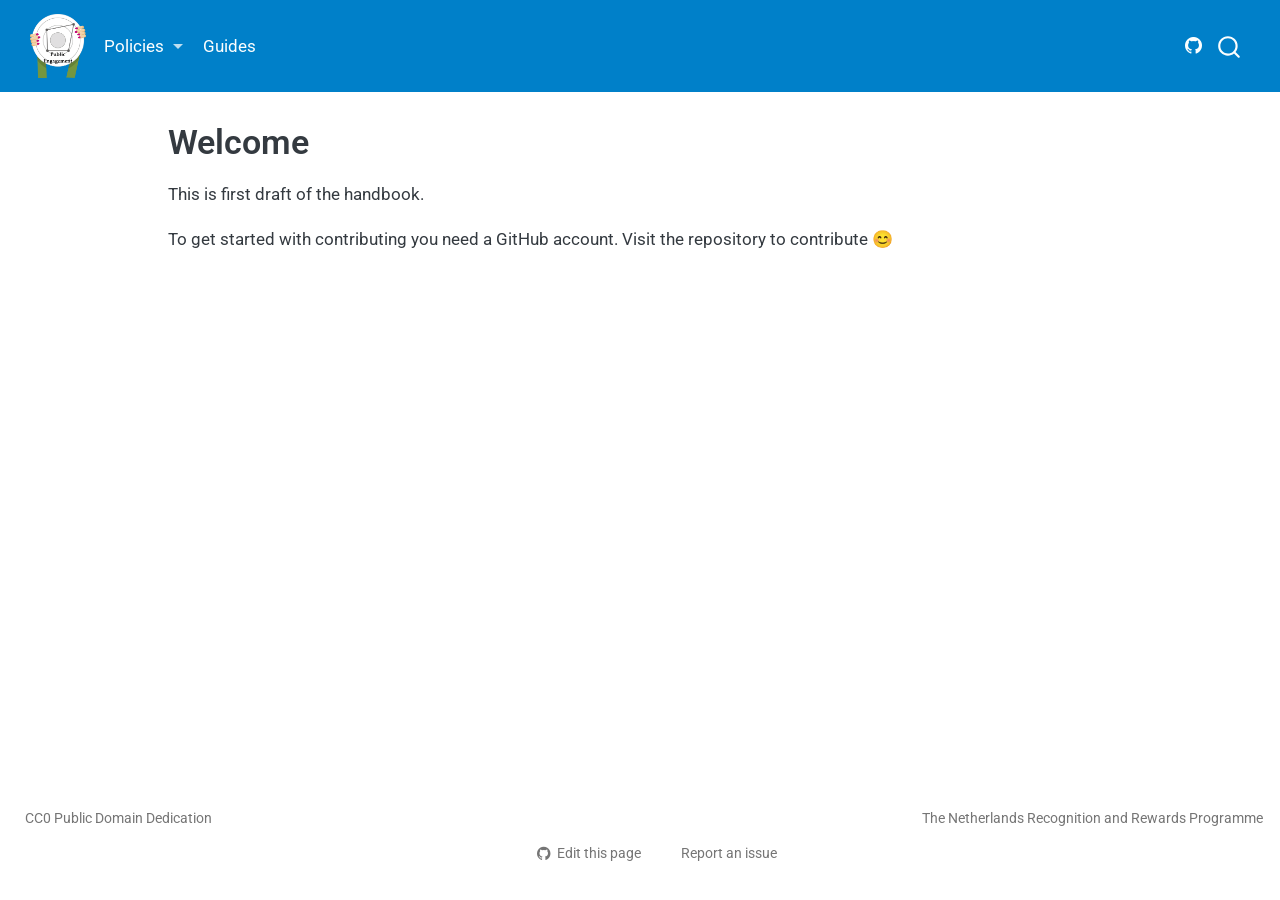
<file: index.html>
<!DOCTYPE html>
<html xmlns="http://www.w3.org/1999/xhtml" lang="en" xml:lang="en"><head>

<meta charset="utf-8">
<meta name="generator" content="quarto-1.9.36">

<meta name="viewport" content="width=device-width, initial-scale=1.0, user-scalable=yes">


<title>Welcome – Handbook of Recognition and Rewards</title>
<style>
/* Default styles provided by pandoc.
** See https://pandoc.org/MANUAL.html#variables-for-html for config info.
*/
code{white-space: pre-wrap;}
span.smallcaps{font-variant: small-caps;}
div.columns{display: flex; gap: min(4vw, 1.5em);}
div.column{flex: auto; overflow-x: auto;}
div.hanging-indent{margin-left: 1.5em; text-indent: -1.5em;}
ul.task-list{list-style: none;}
ul.task-list li input[type="checkbox"] {
  width: 0.8em;
  margin: 0 0.8em 0.2em -1em; /* quarto-specific, see https://github.com/quarto-dev/quarto-cli/issues/4556 */ 
  vertical-align: middle;
}
</style>


<script src="site_libs/quarto-nav/quarto-nav.js"></script>
<script src="site_libs/quarto-nav/headroom.min.js"></script>
<script src="site_libs/clipboard/clipboard.min.js"></script>
<script src="site_libs/quarto-search/autocomplete.umd.js"></script>
<script src="site_libs/quarto-search/fuse.min.js"></script>
<script src="site_libs/quarto-search/quarto-search.js"></script>
<meta name="quarto:offset" content="./">
<link href="./public/favicon.png" rel="icon" type="image/png">
<script src="site_libs/quarto-html/quarto.js" type="module"></script>
<script src="site_libs/quarto-html/tabsets/tabsets.js" type="module"></script>
<script src="site_libs/quarto-html/popper.min.js"></script>
<script src="site_libs/quarto-html/tippy.umd.min.js"></script>
<script src="site_libs/quarto-html/anchor.min.js"></script>
<link href="site_libs/quarto-html/tippy.css" rel="stylesheet">
<link href="site_libs/quarto-html/quarto-syntax-highlighting-845c23b38eaddc0f92fda52bfe77a8c8.css" rel="stylesheet" id="quarto-text-highlighting-styles">
<script src="site_libs/bootstrap/bootstrap.min.js"></script>
<link href="site_libs/bootstrap/bootstrap-icons.css" rel="stylesheet">
<link href="site_libs/bootstrap/bootstrap-60f2d219795273d36d7ece9634d69903.min.css" rel="stylesheet" append-hash="true" id="quarto-bootstrap" data-mode="light">
<script id="quarto-search-options" type="application/json">{
  "location": "navbar",
  "copy-button": false,
  "collapse-after": 3,
  "panel-placement": "end",
  "type": "overlay",
  "limit": 50,
  "keyboard-shortcut": [
    "f",
    "/",
    "s"
  ],
  "show-item-context": false,
  "language": {
    "search-no-results-text": "No results",
    "search-matching-documents-text": "matching documents",
    "search-copy-link-title": "Copy link to search",
    "search-hide-matches-text": "Hide additional matches",
    "search-more-match-text": "more match in this document",
    "search-more-matches-text": "more matches in this document",
    "search-clear-button-title": "Clear",
    "search-text-placeholder": "",
    "search-detached-cancel-button-title": "Cancel",
    "search-submit-button-title": "Submit",
    "search-label": "Search"
  }
}</script>


</head>

<body class="nav-fixed quarto-light">

<div id="quarto-search-results"></div>
  <header id="quarto-header" class="headroom fixed-top">
    <nav class="navbar navbar-expand-lg " data-bs-theme="dark">
      <div class="navbar-container container-fluid">
      <div class="navbar-brand-container mx-auto">
    <a href="./index.html" class="navbar-brand navbar-brand-logo">
    <img src="./public/RR_handbook_PublicEngagement_logo.png" alt="UNL-RR-PublicEngagement" class="navbar-logo light-content">
    <img src="./public/RR_handbook_PublicEngagement_logo.png" alt="UNL-RR-PublicEngagement" class="navbar-logo dark-content">
    </a>
  </div>
            <div id="quarto-search" class="" title="Search"></div>
          <button class="navbar-toggler" type="button" data-bs-toggle="collapse" data-bs-target="#navbarCollapse" aria-controls="navbarCollapse" role="menu" aria-expanded="false" aria-label="Toggle navigation" onclick="if (window.quartoToggleHeadroom) { window.quartoToggleHeadroom(); }">
  <span class="navbar-toggler-icon"></span>
</button>
          <div class="collapse navbar-collapse" id="navbarCollapse">
            <ul class="navbar-nav navbar-nav-scroll me-auto">
  <li class="nav-item dropdown ">
    <a class="nav-link dropdown-toggle" href="#" id="nav-menu-policies" role="link" data-bs-toggle="dropdown" aria-expanded="false">
 <span class="menu-text">Policies</span>
    </a>
    <ul class="dropdown-menu" aria-labelledby="nav-menu-policies">    
        <li>
    <a class="dropdown-item" href="./all_universities.qmd">
 <span class="dropdown-text">All</span></a>
  </li>  
    </ul>
  </li>
  <li class="nav-item">
    <a class="nav-link" href="./recommendation.html"> 
<span class="menu-text">Guides</span></a>
  </li>  
</ul>
          </div> <!-- /navcollapse -->
            <div class="quarto-navbar-tools">
    <a href="https://github.com/Awesome-Recognition-and-Rewards/public_engagement_roles" title="Handbook of Recognition and Rewards for Public Engagement Practices" class="quarto-navigation-tool px-1" aria-label="Handbook of Recognition and Rewards for Public Engagement Practices"><i class="bi bi-github"></i></a>
</div>
      </div> <!-- /container-fluid -->
    </nav>
</header>
<!-- content -->
<div id="quarto-content" class="quarto-container page-columns page-rows-contents page-layout-article page-navbar">
<!-- sidebar -->
<!-- margin-sidebar -->
    <div id="quarto-margin-sidebar" class="sidebar margin-sidebar zindex-bottom">
        
    </div>
<!-- main -->
<main class="content" id="quarto-document-content">

<header id="title-block-header" class="quarto-title-block default">
<div class="quarto-title">
<h1 class="title">Welcome</h1>
</div>



<div class="quarto-title-meta">

    
  
    
  </div>
  


</header>


<p>This is first draft of the handbook.</p>
<p>To get started with contributing you need a GitHub account. Visit the repository to contribute 😊</p>



</main> <!-- /main -->
<script id="quarto-html-after-body" type="application/javascript">
  window.document.addEventListener("DOMContentLoaded", function (event) {
    const icon = "";
    const anchorJS = new window.AnchorJS();
    anchorJS.options = {
      placement: 'right',
      icon: icon
    };
    anchorJS.add('.anchored');
    const isCodeAnnotation = (el) => {
      for (const clz of el.classList) {
        if (clz.startsWith('code-annotation-')) {                     
          return true;
        }
      }
      return false;
    }
    const onCopySuccess = function(e) {
      // button target
      const button = e.trigger;
      // don't keep focus
      button.blur();
      // flash "checked"
      button.classList.add('code-copy-button-checked');
      var currentTitle = button.getAttribute("title");
      button.setAttribute("title", "Copied!");
      let tooltip;
      if (window.bootstrap) {
        button.setAttribute("data-bs-toggle", "tooltip");
        button.setAttribute("data-bs-placement", "left");
        button.setAttribute("data-bs-title", "Copied!");
        tooltip = new bootstrap.Tooltip(button, 
          { trigger: "manual", 
            customClass: "code-copy-button-tooltip",
            offset: [0, -8]});
        tooltip.show();    
      }
      setTimeout(function() {
        if (tooltip) {
          tooltip.hide();
          button.removeAttribute("data-bs-title");
          button.removeAttribute("data-bs-toggle");
          button.removeAttribute("data-bs-placement");
        }
        button.setAttribute("title", currentTitle);
        button.classList.remove('code-copy-button-checked');
      }, 1000);
      // clear code selection
      e.clearSelection();
    }
    const getTextToCopy = function(trigger) {
      const outerScaffold = trigger.parentElement.cloneNode(true);
      const codeEl = outerScaffold.querySelector('code');
      for (const childEl of codeEl.children) {
        if (isCodeAnnotation(childEl)) {
          childEl.remove();
        }
      }
      return codeEl.innerText;
    }
    const clipboard = new window.ClipboardJS('.code-copy-button:not([data-in-quarto-modal])', {
      text: getTextToCopy
    });
    clipboard.on('success', onCopySuccess);
    if (window.document.getElementById('quarto-embedded-source-code-modal')) {
      const clipboardModal = new window.ClipboardJS('.code-copy-button[data-in-quarto-modal]', {
        text: getTextToCopy,
        container: window.document.getElementById('quarto-embedded-source-code-modal')
      });
      clipboardModal.on('success', onCopySuccess);
    }
      var localhostRegex = new RegExp(/^(?:http|https):\/\/localhost\:?[0-9]*\//);
      var mailtoRegex = new RegExp(/^mailto:/);
        var filterRegex = new RegExp("https:\/\/Awesome-Recognition-and-Rewards\.github\.io\/public_engagement_roles");
      var isInternal = (href) => {
          return filterRegex.test(href) || localhostRegex.test(href) || mailtoRegex.test(href);
      }
      // Inspect non-navigation links and adorn them if external
     var links = window.document.querySelectorAll('a[href]:not(.nav-link):not(.navbar-brand):not(.toc-action):not(.sidebar-link):not(.sidebar-item-toggle):not(.pagination-link):not(.no-external):not([aria-hidden]):not(.dropdown-item):not(.quarto-navigation-tool):not(.about-link)');
      for (var i=0; i<links.length; i++) {
        const link = links[i];
        if (!isInternal(link.href)) {
          // undo the damage that might have been done by quarto-nav.js in the case of
          // links that we want to consider external
          if (link.dataset.originalHref !== undefined) {
            link.href = link.dataset.originalHref;
          }
        }
      }
    function tippyHover(el, contentFn, onTriggerFn, onUntriggerFn) {
      const config = {
        allowHTML: true,
        maxWidth: 500,
        delay: 100,
        arrow: false,
        appendTo: function(el) {
            return el.parentElement;
        },
        interactive: true,
        interactiveBorder: 10,
        theme: 'quarto',
        placement: 'bottom-start',
      };
      if (contentFn) {
        config.content = contentFn;
      }
      if (onTriggerFn) {
        config.onTrigger = onTriggerFn;
      }
      if (onUntriggerFn) {
        config.onUntrigger = onUntriggerFn;
      }
      window.tippy(el, config); 
    }
    const noterefs = window.document.querySelectorAll('a[role="doc-noteref"]');
    for (var i=0; i<noterefs.length; i++) {
      const ref = noterefs[i];
      tippyHover(ref, function() {
        // use id or data attribute instead here
        let href = ref.getAttribute('data-footnote-href') || ref.getAttribute('href');
        try { href = new URL(href).hash; } catch {}
        const id = href.replace(/^#\/?/, "");
        const note = window.document.getElementById(id);
        if (note) {
          return note.innerHTML;
        } else {
          return "";
        }
      });
    }
    const xrefs = window.document.querySelectorAll('a.quarto-xref');
    const processXRef = (id, note) => {
      // Strip column container classes
      const stripColumnClz = (el) => {
        el.classList.remove("page-full", "page-columns");
        if (el.children) {
          for (const child of el.children) {
            stripColumnClz(child);
          }
        }
      }
      stripColumnClz(note)
      if (id === null || id.startsWith('sec-')) {
        // Special case sections, only their first couple elements
        const container = document.createElement("div");
        if (note.children && note.children.length > 2) {
          container.appendChild(note.children[0].cloneNode(true));
          for (let i = 1; i < note.children.length; i++) {
            const child = note.children[i];
            if (child.tagName === "P" && child.innerText === "") {
              continue;
            } else {
              container.appendChild(child.cloneNode(true));
              break;
            }
          }
          if (window.Quarto?.typesetMath) {
            window.Quarto.typesetMath(container);
          }
          return container.innerHTML
        } else {
          if (window.Quarto?.typesetMath) {
            window.Quarto.typesetMath(note);
          }
          return note.innerHTML;
        }
      } else {
        // Remove any anchor links if they are present
        const anchorLink = note.querySelector('a.anchorjs-link');
        if (anchorLink) {
          anchorLink.remove();
        }
        if (window.Quarto?.typesetMath) {
          window.Quarto.typesetMath(note);
        }
        if (note.classList.contains("callout")) {
          return note.outerHTML;
        } else {
          return note.innerHTML;
        }
      }
    }
    for (var i=0; i<xrefs.length; i++) {
      const xref = xrefs[i];
      tippyHover(xref, undefined, function(instance) {
        instance.disable();
        let url = xref.getAttribute('href');
        let hash = undefined; 
        if (url.startsWith('#')) {
          hash = url;
        } else {
          try { hash = new URL(url).hash; } catch {}
        }
        if (hash) {
          const id = hash.replace(/^#\/?/, "");
          const note = window.document.getElementById(id);
          if (note !== null) {
            try {
              const html = processXRef(id, note.cloneNode(true));
              instance.setContent(html);
            } finally {
              instance.enable();
              instance.show();
            }
          } else {
            // See if we can fetch this
            fetch(url.split('#')[0])
            .then(res => res.text())
            .then(html => {
              const parser = new DOMParser();
              const htmlDoc = parser.parseFromString(html, "text/html");
              const note = htmlDoc.getElementById(id);
              if (note !== null) {
                const html = processXRef(id, note);
                instance.setContent(html);
              } 
            }).finally(() => {
              instance.enable();
              instance.show();
            });
          }
        } else {
          // See if we can fetch a full url (with no hash to target)
          // This is a special case and we should probably do some content thinning / targeting
          fetch(url)
          .then(res => res.text())
          .then(html => {
            const parser = new DOMParser();
            const htmlDoc = parser.parseFromString(html, "text/html");
            const note = htmlDoc.querySelector('main.content');
            if (note !== null) {
              // This should only happen for chapter cross references
              // (since there is no id in the URL)
              // remove the first header
              if (note.children.length > 0 && note.children[0].tagName === "HEADER") {
                note.children[0].remove();
              }
              const html = processXRef(null, note);
              instance.setContent(html);
            } 
          }).finally(() => {
            instance.enable();
            instance.show();
          });
        }
      }, function(instance) {
      });
    }
        let selectedAnnoteEl;
        const selectorForAnnotation = ( cell, annotation) => {
          let cellAttr = 'data-code-cell="' + cell + '"';
          let lineAttr = 'data-code-annotation="' +  annotation + '"';
          const selector = 'span[' + cellAttr + '][' + lineAttr + ']';
          return selector;
        }
        const selectCodeLines = (annoteEl) => {
          const doc = window.document;
          const targetCell = annoteEl.getAttribute("data-target-cell");
          const targetAnnotation = annoteEl.getAttribute("data-target-annotation");
          const annoteSpan = window.document.querySelector(selectorForAnnotation(targetCell, targetAnnotation));
          const lines = annoteSpan.getAttribute("data-code-lines").split(",");
          const lineIds = lines.map((line) => {
            return targetCell + "-" + line;
          })
          let top = null;
          let height = null;
          let parent = null;
          if (lineIds.length > 0) {
              //compute the position of the single el (top and bottom and make a div)
              const el = window.document.getElementById(lineIds[0]);
              top = el.offsetTop;
              height = el.offsetHeight;
              parent = el.parentElement.parentElement;
            if (lineIds.length > 1) {
              const lastEl = window.document.getElementById(lineIds[lineIds.length - 1]);
              const bottom = lastEl.offsetTop + lastEl.offsetHeight;
              height = bottom - top;
            }
            if (top !== null && height !== null && parent !== null) {
              // cook up a div (if necessary) and position it 
              let div = window.document.getElementById("code-annotation-line-highlight");
              if (div === null) {
                div = window.document.createElement("div");
                div.setAttribute("id", "code-annotation-line-highlight");
                div.style.position = 'absolute';
                parent.appendChild(div);
              }
              div.style.top = top - 2 + "px";
              div.style.height = height + 4 + "px";
              div.style.left = 0;
              let gutterDiv = window.document.getElementById("code-annotation-line-highlight-gutter");
              if (gutterDiv === null) {
                gutterDiv = window.document.createElement("div");
                gutterDiv.setAttribute("id", "code-annotation-line-highlight-gutter");
                gutterDiv.style.position = 'absolute';
                const codeCell = window.document.getElementById(targetCell);
                const gutter = codeCell.querySelector('.code-annotation-gutter');
                gutter.appendChild(gutterDiv);
              }
              gutterDiv.style.top = top - 2 + "px";
              gutterDiv.style.height = height + 4 + "px";
            }
            selectedAnnoteEl = annoteEl;
          }
        };
        const unselectCodeLines = () => {
          const elementsIds = ["code-annotation-line-highlight", "code-annotation-line-highlight-gutter"];
          elementsIds.forEach((elId) => {
            const div = window.document.getElementById(elId);
            if (div) {
              div.remove();
            }
          });
          selectedAnnoteEl = undefined;
        };
          // Handle positioning of the toggle
      window.addEventListener(
        "resize",
        throttle(() => {
          elRect = undefined;
          if (selectedAnnoteEl) {
            selectCodeLines(selectedAnnoteEl);
          }
        }, 10)
      );
      function throttle(fn, ms) {
      let throttle = false;
      let timer;
        return (...args) => {
          if(!throttle) { // first call gets through
              fn.apply(this, args);
              throttle = true;
          } else { // all the others get throttled
              if(timer) clearTimeout(timer); // cancel #2
              timer = setTimeout(() => {
                fn.apply(this, args);
                timer = throttle = false;
              }, ms);
          }
        };
      }
        // Attach click handler to the DT
        const annoteDls = window.document.querySelectorAll('dt[data-target-cell]');
        for (const annoteDlNode of annoteDls) {
          annoteDlNode.addEventListener('click', (event) => {
            const clickedEl = event.target;
            if (clickedEl !== selectedAnnoteEl) {
              unselectCodeLines();
              const activeEl = window.document.querySelector('dt[data-target-cell].code-annotation-active');
              if (activeEl) {
                activeEl.classList.remove('code-annotation-active');
              }
              selectCodeLines(clickedEl);
              clickedEl.classList.add('code-annotation-active');
            } else {
              // Unselect the line
              unselectCodeLines();
              clickedEl.classList.remove('code-annotation-active');
            }
          });
        }
    const findCites = (el) => {
      const parentEl = el.parentElement;
      if (parentEl) {
        const cites = parentEl.dataset.cites;
        if (cites) {
          return {
            el,
            cites: cites.split(' ')
          };
        } else {
          return findCites(el.parentElement)
        }
      } else {
        return undefined;
      }
    };
    var bibliorefs = window.document.querySelectorAll('a[role="doc-biblioref"]');
    for (var i=0; i<bibliorefs.length; i++) {
      const ref = bibliorefs[i];
      const citeInfo = findCites(ref);
      if (citeInfo) {
        tippyHover(citeInfo.el, function() {
          var popup = window.document.createElement('div');
          citeInfo.cites.forEach(function(cite) {
            var citeDiv = window.document.createElement('div');
            citeDiv.classList.add('hanging-indent');
            citeDiv.classList.add('csl-entry');
            var biblioDiv = window.document.getElementById('ref-' + cite);
            if (biblioDiv) {
              citeDiv.innerHTML = biblioDiv.innerHTML;
            }
            popup.appendChild(citeDiv);
          });
          return popup.innerHTML;
        });
      }
    }
  });
  </script>
</div> <!-- /content -->
<footer class="footer">
  <div class="nav-footer">
    <div class="nav-footer-left">
      <ul class="footer-items list-unstyled">
    <li class="nav-item">
    <a class="nav-link" href="https://creativecommons.org/publicdomain/zero/1.0/legalcode">
<p>CC0 Public Domain Dedication</p>
</a>
  </li>  
</ul>
    </div>   
    <div class="nav-footer-center">
      &nbsp;
    <div class="toc-actions"><ul><li><a href="https://github.com/Awesome-Recognition-and-Rewards/public_engagement_roles/edit/main/index.qmd" class="toc-action"><i class="bi bi-github"></i>Edit this page</a></li><li><a href="https://github.com/Awesome-Recognition-and-Rewards/public_engagement_roles/issues/new/choose" class="toc-action"><i class="bi empty"></i>Report an issue</a></li></ul></div></div>
    <div class="nav-footer-right">
      <ul class="footer-items list-unstyled">
    <li class="nav-item">
 The Netherlands Recognition and Rewards Programme
  </li>  
</ul>
    </div>
  </div>
</footer>




</body></html>
</file>
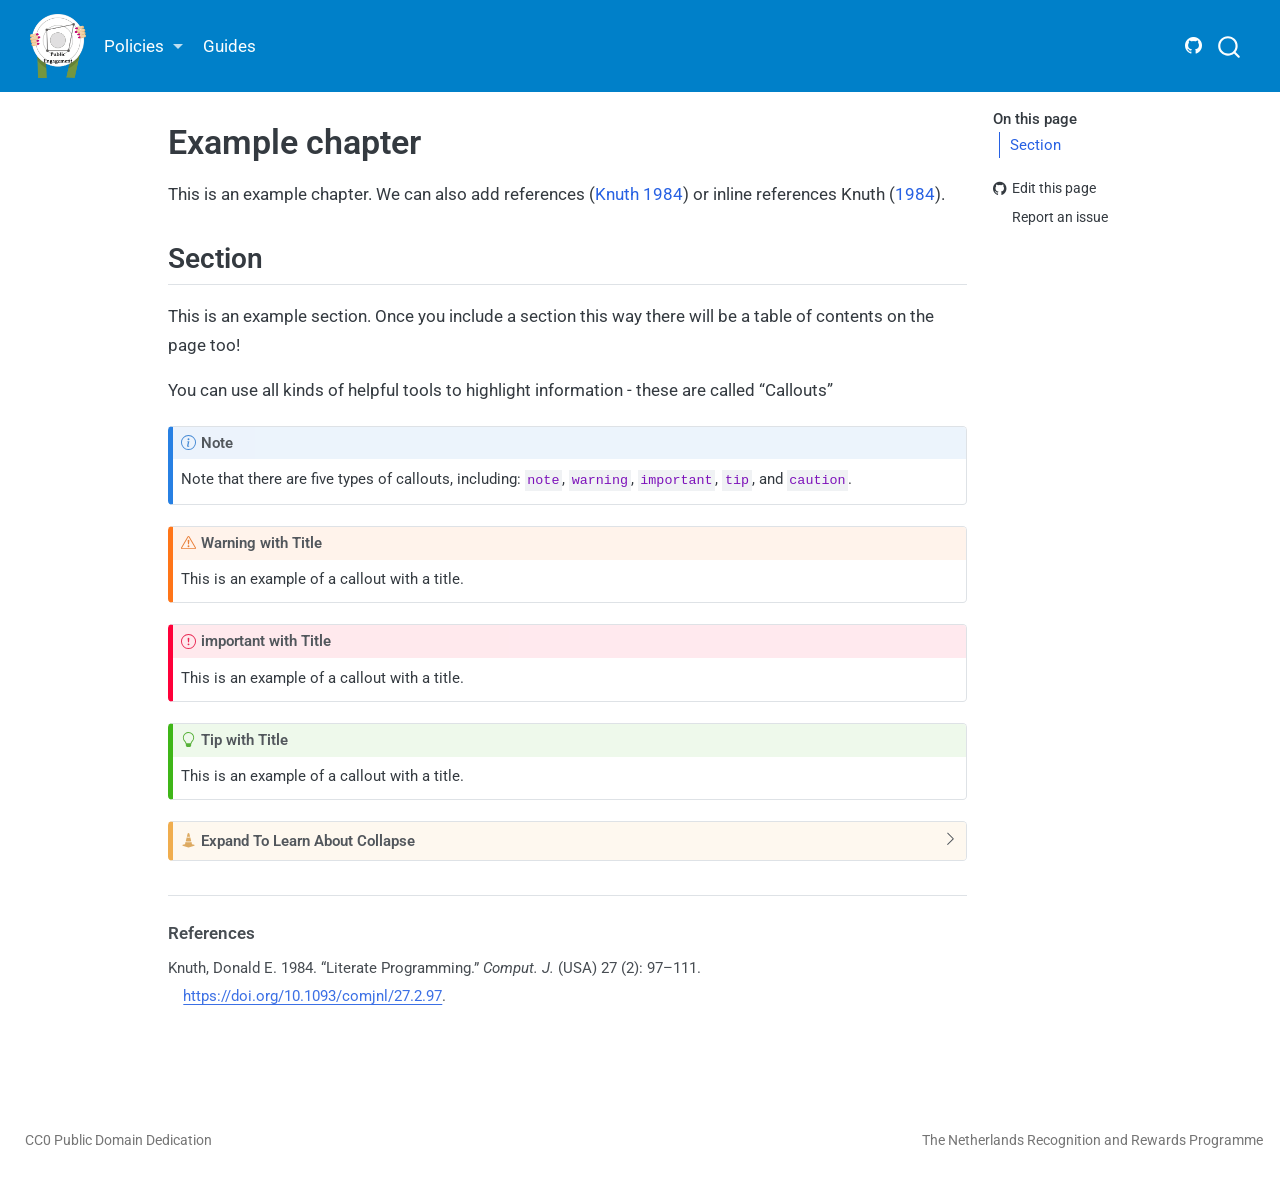
<file: chapters/all_universities.html>
<!DOCTYPE html>
<html xmlns="http://www.w3.org/1999/xhtml" lang="en" xml:lang="en"><head>

<meta charset="utf-8">
<meta name="generator" content="quarto-1.9.36">

<meta name="viewport" content="width=device-width, initial-scale=1.0, user-scalable=yes">


<title>Example chapter – Handbook of Recognition and Rewards</title>
<style>
/* Default styles provided by pandoc.
** See https://pandoc.org/MANUAL.html#variables-for-html for config info.
*/
code{white-space: pre-wrap;}
span.smallcaps{font-variant: small-caps;}
div.columns{display: flex; gap: min(4vw, 1.5em);}
div.column{flex: auto; overflow-x: auto;}
div.hanging-indent{margin-left: 1.5em; text-indent: -1.5em;}
ul.task-list{list-style: none;}
ul.task-list li input[type="checkbox"] {
  width: 0.8em;
  margin: 0 0.8em 0.2em -1em; /* quarto-specific, see https://github.com/quarto-dev/quarto-cli/issues/4556 */ 
  vertical-align: middle;
}
/* CSS for citations */
div.csl-bib-body { }
div.csl-entry {
  clear: both;
}
.hanging-indent div.csl-entry {
  margin-left:2em;
  text-indent:-2em;
}
div.csl-left-margin {
  min-width:2em;
  float:left;
}
div.csl-right-inline {
  margin-left:2em;
  padding-left:1em;
}
div.csl-indent {
  margin-left: 2em;
}</style>


<script src="../site_libs/quarto-nav/quarto-nav.js"></script>
<script src="../site_libs/quarto-nav/headroom.min.js"></script>
<script src="../site_libs/clipboard/clipboard.min.js"></script>
<script src="../site_libs/quarto-search/autocomplete.umd.js"></script>
<script src="../site_libs/quarto-search/fuse.min.js"></script>
<script src="../site_libs/quarto-search/quarto-search.js"></script>
<meta name="quarto:offset" content="../">
<link href="../public/favicon.png" rel="icon" type="image/png">
<script src="../site_libs/quarto-html/quarto.js" type="module"></script>
<script src="../site_libs/quarto-html/tabsets/tabsets.js" type="module"></script>
<script src="../site_libs/quarto-html/popper.min.js"></script>
<script src="../site_libs/quarto-html/tippy.umd.min.js"></script>
<script src="../site_libs/quarto-html/anchor.min.js"></script>
<link href="../site_libs/quarto-html/tippy.css" rel="stylesheet">
<link href="../site_libs/quarto-html/quarto-syntax-highlighting-845c23b38eaddc0f92fda52bfe77a8c8.css" rel="stylesheet" id="quarto-text-highlighting-styles">
<script src="../site_libs/bootstrap/bootstrap.min.js"></script>
<link href="../site_libs/bootstrap/bootstrap-icons.css" rel="stylesheet">
<link href="../site_libs/bootstrap/bootstrap-60f2d219795273d36d7ece9634d69903.min.css" rel="stylesheet" append-hash="true" id="quarto-bootstrap" data-mode="light">
<script id="quarto-search-options" type="application/json">{
  "location": "navbar",
  "copy-button": false,
  "collapse-after": 3,
  "panel-placement": "end",
  "type": "overlay",
  "limit": 50,
  "keyboard-shortcut": [
    "f",
    "/",
    "s"
  ],
  "show-item-context": false,
  "language": {
    "search-no-results-text": "No results",
    "search-matching-documents-text": "matching documents",
    "search-copy-link-title": "Copy link to search",
    "search-hide-matches-text": "Hide additional matches",
    "search-more-match-text": "more match in this document",
    "search-more-matches-text": "more matches in this document",
    "search-clear-button-title": "Clear",
    "search-text-placeholder": "",
    "search-detached-cancel-button-title": "Cancel",
    "search-submit-button-title": "Submit",
    "search-label": "Search"
  }
}</script>


</head>

<body class="nav-fixed quarto-light">

<div id="quarto-search-results"></div>
  <header id="quarto-header" class="headroom fixed-top">
    <nav class="navbar navbar-expand-lg " data-bs-theme="dark">
      <div class="navbar-container container-fluid">
      <div class="navbar-brand-container mx-auto">
    <a href="../index.html" class="navbar-brand navbar-brand-logo">
    <img src="../public/RR_handbook_PublicEngagement_logo.png" alt="UNL-RR-PublicEngagement" class="navbar-logo light-content">
    <img src="../public/RR_handbook_PublicEngagement_logo.png" alt="UNL-RR-PublicEngagement" class="navbar-logo dark-content">
    </a>
  </div>
            <div id="quarto-search" class="" title="Search"></div>
          <button class="navbar-toggler" type="button" data-bs-toggle="collapse" data-bs-target="#navbarCollapse" aria-controls="navbarCollapse" role="menu" aria-expanded="false" aria-label="Toggle navigation" onclick="if (window.quartoToggleHeadroom) { window.quartoToggleHeadroom(); }">
  <span class="navbar-toggler-icon"></span>
</button>
          <div class="collapse navbar-collapse" id="navbarCollapse">
            <ul class="navbar-nav navbar-nav-scroll me-auto">
  <li class="nav-item dropdown ">
    <a class="nav-link dropdown-toggle" href="#" id="nav-menu-policies" role="link" data-bs-toggle="dropdown" aria-expanded="false">
 <span class="menu-text">Policies</span>
    </a>
    <ul class="dropdown-menu" aria-labelledby="nav-menu-policies">    
        <li>
    <a class="dropdown-item" href="../all_universities.qmd">
 <span class="dropdown-text">All</span></a>
  </li>  
    </ul>
  </li>
  <li class="nav-item">
    <a class="nav-link" href="../recommendation.html"> 
<span class="menu-text">Guides</span></a>
  </li>  
</ul>
          </div> <!-- /navcollapse -->
            <div class="quarto-navbar-tools">
    <a href="https://github.com/Awesome-Recognition-and-Rewards/public_engagement_roles" title="Handbook of Recognition and Rewards for Public Engagement Practices" class="quarto-navigation-tool px-1" aria-label="Handbook of Recognition and Rewards for Public Engagement Practices"><i class="bi bi-github"></i></a>
</div>
      </div> <!-- /container-fluid -->
    </nav>
</header>
<!-- content -->
<div id="quarto-content" class="quarto-container page-columns page-rows-contents page-layout-article page-navbar">
<!-- sidebar -->
<!-- margin-sidebar -->
    <div id="quarto-margin-sidebar" class="sidebar margin-sidebar">
        <nav id="TOC" role="doc-toc" class="toc-active">
    <h2 id="toc-title">On this page</h2>
   
  <ul>
  <li><a href="#section" id="toc-section" class="nav-link active" data-scroll-target="#section">Section</a></li>
  </ul>
<div class="toc-actions"><ul><li><a href="https://github.com/Awesome-Recognition-and-Rewards/public_engagement_roles/edit/main/chapters/all_universities.qmd" class="toc-action"><i class="bi bi-github"></i>Edit this page</a></li><li><a href="https://github.com/Awesome-Recognition-and-Rewards/public_engagement_roles/issues/new/choose" class="toc-action"><i class="bi empty"></i>Report an issue</a></li></ul></div></nav>
    </div>
<!-- main -->
<main class="content" id="quarto-document-content">

<header id="title-block-header" class="quarto-title-block default">
<div class="quarto-title">
<h1 class="title">Example chapter</h1>
</div>



<div class="quarto-title-meta">

    
  
    
  </div>
  


</header>


<p>This is an example chapter. We can also add references <span class="citation" data-cites="knuth84">(<a href="#ref-knuth84" role="doc-biblioref">Knuth 1984</a>)</span> or inline references <span class="citation" data-cites="knuth84">Knuth (<a href="#ref-knuth84" role="doc-biblioref">1984</a>)</span>.</p>
<section id="section" class="level2">
<h2 class="anchored" data-anchor-id="section">Section</h2>
<p>This is an example section. Once you include a section this way there will be a table of contents on the page too!</p>
<p>You can use all kinds of helpful tools to highlight information - these are called “Callouts”</p>
<div class="callout callout-style-default callout-note callout-titled">
<div class="callout-header d-flex align-content-center">
<div class="callout-icon-container">
<i class="callout-icon"></i>
</div>
<div class="callout-title-container flex-fill">
Note
</div>
</div>
<div class="callout-body-container callout-body">
<p>Note that there are five types of callouts, including: <code>note</code>, <code>warning</code>, <code>important</code>, <code>tip</code>, and <code>caution</code>.</p>
</div>
</div>
<div class="callout callout-style-default callout-warning callout-titled">
<div class="callout-header d-flex align-content-center">
<div class="callout-icon-container">
<i class="callout-icon"></i>
</div>
<div class="callout-title-container flex-fill">
<span class="screen-reader-only">Warning</span>Warning with Title
</div>
</div>
<div class="callout-body-container callout-body">
<p>This is an example of a callout with a title.</p>
</div>
</div>
<div class="callout callout-style-default callout-important callout-titled">
<div class="callout-header d-flex align-content-center">
<div class="callout-icon-container">
<i class="callout-icon"></i>
</div>
<div class="callout-title-container flex-fill">
<span class="screen-reader-only">Important</span>important with Title
</div>
</div>
<div class="callout-body-container callout-body">
<p>This is an example of a callout with a title.</p>
</div>
</div>
<div class="callout callout-style-default callout-tip callout-titled">
<div class="callout-header d-flex align-content-center">
<div class="callout-icon-container">
<i class="callout-icon"></i>
</div>
<div class="callout-title-container flex-fill">
<span class="screen-reader-only">Tip</span>Tip with Title
</div>
</div>
<div class="callout-body-container callout-body">
<p>This is an example of a callout with a title.</p>
</div>
</div>
<div class="callout callout-style-default callout-caution callout-titled">
<div class="callout-header d-flex align-content-center collapsed" data-bs-toggle="collapse" data-bs-target=".callout-5-contents" aria-controls="callout-5" aria-expanded="false" aria-label="Toggle callout">
<div class="callout-icon-container">
<i class="callout-icon"></i>
</div>
<div class="callout-title-container flex-fill">
<span class="screen-reader-only">Caution</span>Expand To Learn About Collapse
</div>
<div class="callout-btn-toggle d-inline-block border-0 py-1 ps-1 pe-0 float-end"><i class="callout-toggle"></i></div>
</div>
<div id="callout-5" class="callout-5-contents callout-collapse collapse">
<div class="callout-body-container callout-body">
<p>This is an example of a ‘folded’ caution callout that can be expanded by the user. You can use <code>collapse="true"</code> to collapse it by default or <code>collapse="false"</code> to make a collapsible callout that is expanded by default.</p>
</div>
</div>
</div>



</section>

<div id="quarto-appendix" class="default"><section class="quarto-appendix-contents" role="doc-bibliography" id="quarto-bibliography"><h2 class="anchored quarto-appendix-heading">References</h2><div id="refs" class="references csl-bib-body hanging-indent" role="list">
<div id="ref-knuth84" class="csl-entry" role="listitem">
Knuth, Donald E. 1984. <span>“Literate Programming.”</span> <em>Comput. J.</em> (USA) 27 (2): 97–111. <a href="https://doi.org/10.1093/comjnl/27.2.97">https://doi.org/10.1093/comjnl/27.2.97</a>.
</div>
</div></section></div></main> <!-- /main -->
<script id="quarto-html-after-body" type="application/javascript">
  window.document.addEventListener("DOMContentLoaded", function (event) {
    const icon = "";
    const anchorJS = new window.AnchorJS();
    anchorJS.options = {
      placement: 'right',
      icon: icon
    };
    anchorJS.add('.anchored');
    const isCodeAnnotation = (el) => {
      for (const clz of el.classList) {
        if (clz.startsWith('code-annotation-')) {                     
          return true;
        }
      }
      return false;
    }
    const onCopySuccess = function(e) {
      // button target
      const button = e.trigger;
      // don't keep focus
      button.blur();
      // flash "checked"
      button.classList.add('code-copy-button-checked');
      var currentTitle = button.getAttribute("title");
      button.setAttribute("title", "Copied!");
      let tooltip;
      if (window.bootstrap) {
        button.setAttribute("data-bs-toggle", "tooltip");
        button.setAttribute("data-bs-placement", "left");
        button.setAttribute("data-bs-title", "Copied!");
        tooltip = new bootstrap.Tooltip(button, 
          { trigger: "manual", 
            customClass: "code-copy-button-tooltip",
            offset: [0, -8]});
        tooltip.show();    
      }
      setTimeout(function() {
        if (tooltip) {
          tooltip.hide();
          button.removeAttribute("data-bs-title");
          button.removeAttribute("data-bs-toggle");
          button.removeAttribute("data-bs-placement");
        }
        button.setAttribute("title", currentTitle);
        button.classList.remove('code-copy-button-checked');
      }, 1000);
      // clear code selection
      e.clearSelection();
    }
    const getTextToCopy = function(trigger) {
      const outerScaffold = trigger.parentElement.cloneNode(true);
      const codeEl = outerScaffold.querySelector('code');
      for (const childEl of codeEl.children) {
        if (isCodeAnnotation(childEl)) {
          childEl.remove();
        }
      }
      return codeEl.innerText;
    }
    const clipboard = new window.ClipboardJS('.code-copy-button:not([data-in-quarto-modal])', {
      text: getTextToCopy
    });
    clipboard.on('success', onCopySuccess);
    if (window.document.getElementById('quarto-embedded-source-code-modal')) {
      const clipboardModal = new window.ClipboardJS('.code-copy-button[data-in-quarto-modal]', {
        text: getTextToCopy,
        container: window.document.getElementById('quarto-embedded-source-code-modal')
      });
      clipboardModal.on('success', onCopySuccess);
    }
      var localhostRegex = new RegExp(/^(?:http|https):\/\/localhost\:?[0-9]*\//);
      var mailtoRegex = new RegExp(/^mailto:/);
        var filterRegex = new RegExp("https:\/\/Awesome-Recognition-and-Rewards\.github\.io\/public_engagement_roles");
      var isInternal = (href) => {
          return filterRegex.test(href) || localhostRegex.test(href) || mailtoRegex.test(href);
      }
      // Inspect non-navigation links and adorn them if external
     var links = window.document.querySelectorAll('a[href]:not(.nav-link):not(.navbar-brand):not(.toc-action):not(.sidebar-link):not(.sidebar-item-toggle):not(.pagination-link):not(.no-external):not([aria-hidden]):not(.dropdown-item):not(.quarto-navigation-tool):not(.about-link)');
      for (var i=0; i<links.length; i++) {
        const link = links[i];
        if (!isInternal(link.href)) {
          // undo the damage that might have been done by quarto-nav.js in the case of
          // links that we want to consider external
          if (link.dataset.originalHref !== undefined) {
            link.href = link.dataset.originalHref;
          }
        }
      }
    function tippyHover(el, contentFn, onTriggerFn, onUntriggerFn) {
      const config = {
        allowHTML: true,
        maxWidth: 500,
        delay: 100,
        arrow: false,
        appendTo: function(el) {
            return el.parentElement;
        },
        interactive: true,
        interactiveBorder: 10,
        theme: 'quarto',
        placement: 'bottom-start',
      };
      if (contentFn) {
        config.content = contentFn;
      }
      if (onTriggerFn) {
        config.onTrigger = onTriggerFn;
      }
      if (onUntriggerFn) {
        config.onUntrigger = onUntriggerFn;
      }
      window.tippy(el, config); 
    }
    const noterefs = window.document.querySelectorAll('a[role="doc-noteref"]');
    for (var i=0; i<noterefs.length; i++) {
      const ref = noterefs[i];
      tippyHover(ref, function() {
        // use id or data attribute instead here
        let href = ref.getAttribute('data-footnote-href') || ref.getAttribute('href');
        try { href = new URL(href).hash; } catch {}
        const id = href.replace(/^#\/?/, "");
        const note = window.document.getElementById(id);
        if (note) {
          return note.innerHTML;
        } else {
          return "";
        }
      });
    }
    const xrefs = window.document.querySelectorAll('a.quarto-xref');
    const processXRef = (id, note) => {
      // Strip column container classes
      const stripColumnClz = (el) => {
        el.classList.remove("page-full", "page-columns");
        if (el.children) {
          for (const child of el.children) {
            stripColumnClz(child);
          }
        }
      }
      stripColumnClz(note)
      if (id === null || id.startsWith('sec-')) {
        // Special case sections, only their first couple elements
        const container = document.createElement("div");
        if (note.children && note.children.length > 2) {
          container.appendChild(note.children[0].cloneNode(true));
          for (let i = 1; i < note.children.length; i++) {
            const child = note.children[i];
            if (child.tagName === "P" && child.innerText === "") {
              continue;
            } else {
              container.appendChild(child.cloneNode(true));
              break;
            }
          }
          if (window.Quarto?.typesetMath) {
            window.Quarto.typesetMath(container);
          }
          return container.innerHTML
        } else {
          if (window.Quarto?.typesetMath) {
            window.Quarto.typesetMath(note);
          }
          return note.innerHTML;
        }
      } else {
        // Remove any anchor links if they are present
        const anchorLink = note.querySelector('a.anchorjs-link');
        if (anchorLink) {
          anchorLink.remove();
        }
        if (window.Quarto?.typesetMath) {
          window.Quarto.typesetMath(note);
        }
        if (note.classList.contains("callout")) {
          return note.outerHTML;
        } else {
          return note.innerHTML;
        }
      }
    }
    for (var i=0; i<xrefs.length; i++) {
      const xref = xrefs[i];
      tippyHover(xref, undefined, function(instance) {
        instance.disable();
        let url = xref.getAttribute('href');
        let hash = undefined; 
        if (url.startsWith('#')) {
          hash = url;
        } else {
          try { hash = new URL(url).hash; } catch {}
        }
        if (hash) {
          const id = hash.replace(/^#\/?/, "");
          const note = window.document.getElementById(id);
          if (note !== null) {
            try {
              const html = processXRef(id, note.cloneNode(true));
              instance.setContent(html);
            } finally {
              instance.enable();
              instance.show();
            }
          } else {
            // See if we can fetch this
            fetch(url.split('#')[0])
            .then(res => res.text())
            .then(html => {
              const parser = new DOMParser();
              const htmlDoc = parser.parseFromString(html, "text/html");
              const note = htmlDoc.getElementById(id);
              if (note !== null) {
                const html = processXRef(id, note);
                instance.setContent(html);
              } 
            }).finally(() => {
              instance.enable();
              instance.show();
            });
          }
        } else {
          // See if we can fetch a full url (with no hash to target)
          // This is a special case and we should probably do some content thinning / targeting
          fetch(url)
          .then(res => res.text())
          .then(html => {
            const parser = new DOMParser();
            const htmlDoc = parser.parseFromString(html, "text/html");
            const note = htmlDoc.querySelector('main.content');
            if (note !== null) {
              // This should only happen for chapter cross references
              // (since there is no id in the URL)
              // remove the first header
              if (note.children.length > 0 && note.children[0].tagName === "HEADER") {
                note.children[0].remove();
              }
              const html = processXRef(null, note);
              instance.setContent(html);
            } 
          }).finally(() => {
            instance.enable();
            instance.show();
          });
        }
      }, function(instance) {
      });
    }
        let selectedAnnoteEl;
        const selectorForAnnotation = ( cell, annotation) => {
          let cellAttr = 'data-code-cell="' + cell + '"';
          let lineAttr = 'data-code-annotation="' +  annotation + '"';
          const selector = 'span[' + cellAttr + '][' + lineAttr + ']';
          return selector;
        }
        const selectCodeLines = (annoteEl) => {
          const doc = window.document;
          const targetCell = annoteEl.getAttribute("data-target-cell");
          const targetAnnotation = annoteEl.getAttribute("data-target-annotation");
          const annoteSpan = window.document.querySelector(selectorForAnnotation(targetCell, targetAnnotation));
          const lines = annoteSpan.getAttribute("data-code-lines").split(",");
          const lineIds = lines.map((line) => {
            return targetCell + "-" + line;
          })
          let top = null;
          let height = null;
          let parent = null;
          if (lineIds.length > 0) {
              //compute the position of the single el (top and bottom and make a div)
              const el = window.document.getElementById(lineIds[0]);
              top = el.offsetTop;
              height = el.offsetHeight;
              parent = el.parentElement.parentElement;
            if (lineIds.length > 1) {
              const lastEl = window.document.getElementById(lineIds[lineIds.length - 1]);
              const bottom = lastEl.offsetTop + lastEl.offsetHeight;
              height = bottom - top;
            }
            if (top !== null && height !== null && parent !== null) {
              // cook up a div (if necessary) and position it 
              let div = window.document.getElementById("code-annotation-line-highlight");
              if (div === null) {
                div = window.document.createElement("div");
                div.setAttribute("id", "code-annotation-line-highlight");
                div.style.position = 'absolute';
                parent.appendChild(div);
              }
              div.style.top = top - 2 + "px";
              div.style.height = height + 4 + "px";
              div.style.left = 0;
              let gutterDiv = window.document.getElementById("code-annotation-line-highlight-gutter");
              if (gutterDiv === null) {
                gutterDiv = window.document.createElement("div");
                gutterDiv.setAttribute("id", "code-annotation-line-highlight-gutter");
                gutterDiv.style.position = 'absolute';
                const codeCell = window.document.getElementById(targetCell);
                const gutter = codeCell.querySelector('.code-annotation-gutter');
                gutter.appendChild(gutterDiv);
              }
              gutterDiv.style.top = top - 2 + "px";
              gutterDiv.style.height = height + 4 + "px";
            }
            selectedAnnoteEl = annoteEl;
          }
        };
        const unselectCodeLines = () => {
          const elementsIds = ["code-annotation-line-highlight", "code-annotation-line-highlight-gutter"];
          elementsIds.forEach((elId) => {
            const div = window.document.getElementById(elId);
            if (div) {
              div.remove();
            }
          });
          selectedAnnoteEl = undefined;
        };
          // Handle positioning of the toggle
      window.addEventListener(
        "resize",
        throttle(() => {
          elRect = undefined;
          if (selectedAnnoteEl) {
            selectCodeLines(selectedAnnoteEl);
          }
        }, 10)
      );
      function throttle(fn, ms) {
      let throttle = false;
      let timer;
        return (...args) => {
          if(!throttle) { // first call gets through
              fn.apply(this, args);
              throttle = true;
          } else { // all the others get throttled
              if(timer) clearTimeout(timer); // cancel #2
              timer = setTimeout(() => {
                fn.apply(this, args);
                timer = throttle = false;
              }, ms);
          }
        };
      }
        // Attach click handler to the DT
        const annoteDls = window.document.querySelectorAll('dt[data-target-cell]');
        for (const annoteDlNode of annoteDls) {
          annoteDlNode.addEventListener('click', (event) => {
            const clickedEl = event.target;
            if (clickedEl !== selectedAnnoteEl) {
              unselectCodeLines();
              const activeEl = window.document.querySelector('dt[data-target-cell].code-annotation-active');
              if (activeEl) {
                activeEl.classList.remove('code-annotation-active');
              }
              selectCodeLines(clickedEl);
              clickedEl.classList.add('code-annotation-active');
            } else {
              // Unselect the line
              unselectCodeLines();
              clickedEl.classList.remove('code-annotation-active');
            }
          });
        }
    const findCites = (el) => {
      const parentEl = el.parentElement;
      if (parentEl) {
        const cites = parentEl.dataset.cites;
        if (cites) {
          return {
            el,
            cites: cites.split(' ')
          };
        } else {
          return findCites(el.parentElement)
        }
      } else {
        return undefined;
      }
    };
    var bibliorefs = window.document.querySelectorAll('a[role="doc-biblioref"]');
    for (var i=0; i<bibliorefs.length; i++) {
      const ref = bibliorefs[i];
      const citeInfo = findCites(ref);
      if (citeInfo) {
        tippyHover(citeInfo.el, function() {
          var popup = window.document.createElement('div');
          citeInfo.cites.forEach(function(cite) {
            var citeDiv = window.document.createElement('div');
            citeDiv.classList.add('hanging-indent');
            citeDiv.classList.add('csl-entry');
            var biblioDiv = window.document.getElementById('ref-' + cite);
            if (biblioDiv) {
              citeDiv.innerHTML = biblioDiv.innerHTML;
            }
            popup.appendChild(citeDiv);
          });
          return popup.innerHTML;
        });
      }
    }
  });
  </script>
</div> <!-- /content -->
<footer class="footer">
  <div class="nav-footer">
    <div class="nav-footer-left">
      <ul class="footer-items list-unstyled">
    <li class="nav-item">
    <a class="nav-link" href="https://creativecommons.org/publicdomain/zero/1.0/legalcode">
<p>CC0 Public Domain Dedication</p>
</a>
  </li>  
</ul>
    </div>   
    <div class="nav-footer-center">
      &nbsp;
    <div class="toc-actions d-sm-block d-md-none"><ul><li><a href="https://github.com/Awesome-Recognition-and-Rewards/public_engagement_roles/edit/main/chapters/all_universities.qmd" class="toc-action"><i class="bi bi-github"></i>Edit this page</a></li><li><a href="https://github.com/Awesome-Recognition-and-Rewards/public_engagement_roles/issues/new/choose" class="toc-action"><i class="bi empty"></i>Report an issue</a></li></ul></div></div>
    <div class="nav-footer-right">
      <ul class="footer-items list-unstyled">
    <li class="nav-item">
 The Netherlands Recognition and Rewards Programme
  </li>  
</ul>
    </div>
  </div>
</footer>




</body></html>
</file>
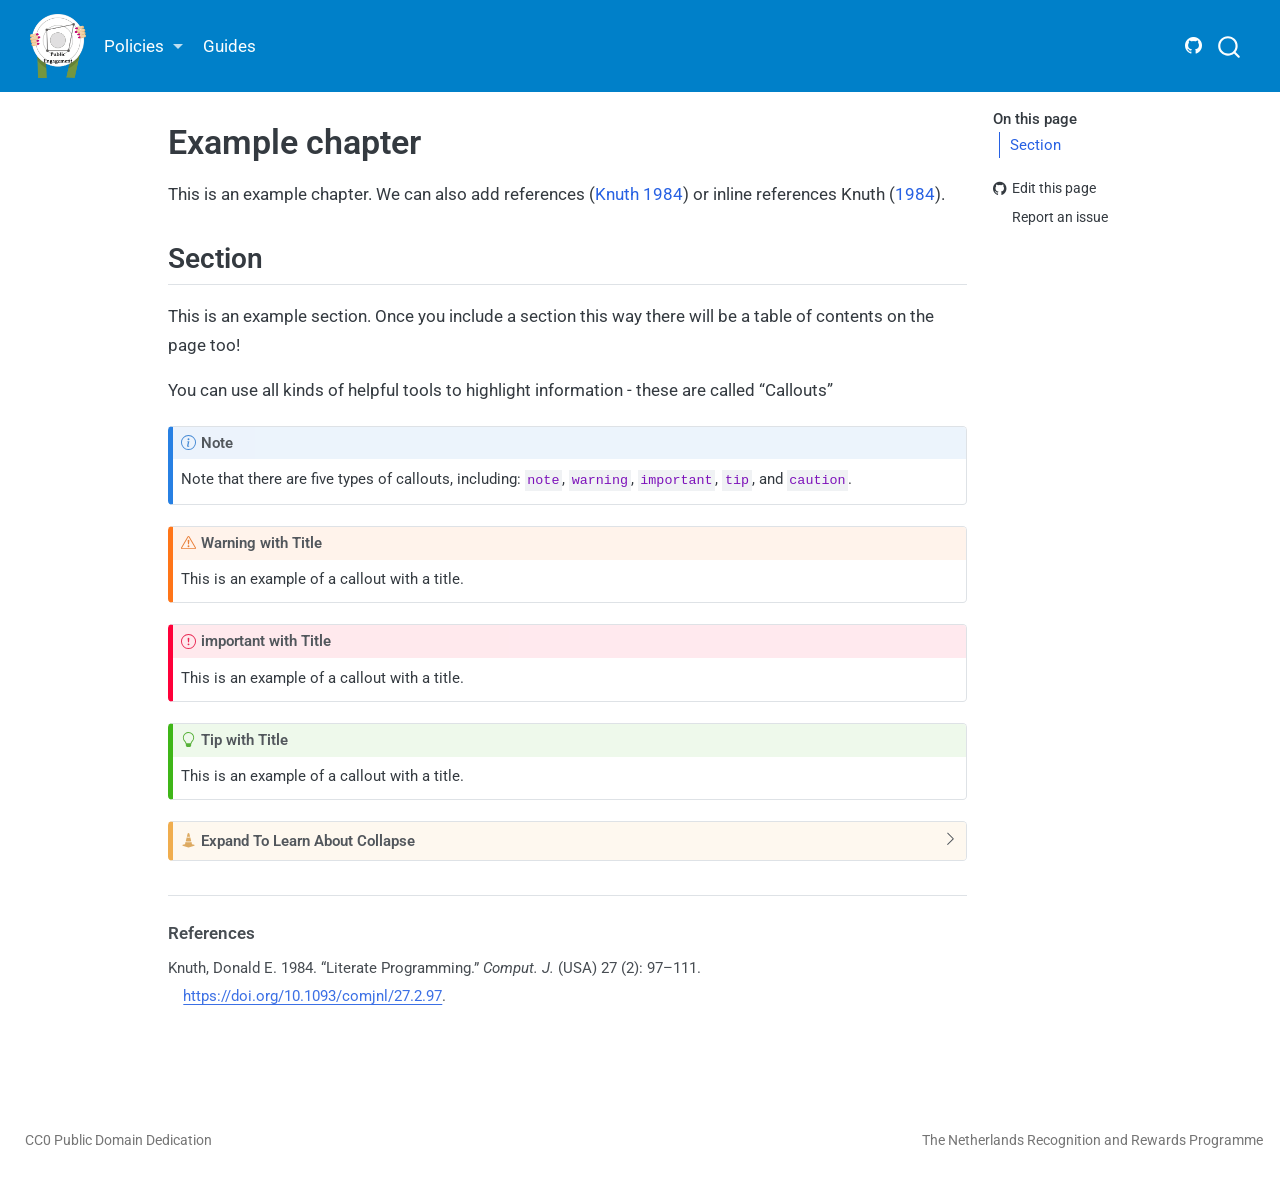
<file: chapters/example.html>
<!DOCTYPE html>
<html xmlns="http://www.w3.org/1999/xhtml" lang="en" xml:lang="en"><head>

<meta charset="utf-8">
<meta name="generator" content="quarto-1.9.36">

<meta name="viewport" content="width=device-width, initial-scale=1.0, user-scalable=yes">


<title>Example chapter – Handbook of Recognition and Rewards</title>
<style>
/* Default styles provided by pandoc.
** See https://pandoc.org/MANUAL.html#variables-for-html for config info.
*/
code{white-space: pre-wrap;}
span.smallcaps{font-variant: small-caps;}
div.columns{display: flex; gap: min(4vw, 1.5em);}
div.column{flex: auto; overflow-x: auto;}
div.hanging-indent{margin-left: 1.5em; text-indent: -1.5em;}
ul.task-list{list-style: none;}
ul.task-list li input[type="checkbox"] {
  width: 0.8em;
  margin: 0 0.8em 0.2em -1em; /* quarto-specific, see https://github.com/quarto-dev/quarto-cli/issues/4556 */ 
  vertical-align: middle;
}
/* CSS for citations */
div.csl-bib-body { }
div.csl-entry {
  clear: both;
}
.hanging-indent div.csl-entry {
  margin-left:2em;
  text-indent:-2em;
}
div.csl-left-margin {
  min-width:2em;
  float:left;
}
div.csl-right-inline {
  margin-left:2em;
  padding-left:1em;
}
div.csl-indent {
  margin-left: 2em;
}</style>


<script src="../site_libs/quarto-nav/quarto-nav.js"></script>
<script src="../site_libs/quarto-nav/headroom.min.js"></script>
<script src="../site_libs/clipboard/clipboard.min.js"></script>
<script src="../site_libs/quarto-search/autocomplete.umd.js"></script>
<script src="../site_libs/quarto-search/fuse.min.js"></script>
<script src="../site_libs/quarto-search/quarto-search.js"></script>
<meta name="quarto:offset" content="../">
<link href="../public/favicon.png" rel="icon" type="image/png">
<script src="../site_libs/quarto-html/quarto.js" type="module"></script>
<script src="../site_libs/quarto-html/tabsets/tabsets.js" type="module"></script>
<script src="../site_libs/quarto-html/popper.min.js"></script>
<script src="../site_libs/quarto-html/tippy.umd.min.js"></script>
<script src="../site_libs/quarto-html/anchor.min.js"></script>
<link href="../site_libs/quarto-html/tippy.css" rel="stylesheet">
<link href="../site_libs/quarto-html/quarto-syntax-highlighting-845c23b38eaddc0f92fda52bfe77a8c8.css" rel="stylesheet" id="quarto-text-highlighting-styles">
<script src="../site_libs/bootstrap/bootstrap.min.js"></script>
<link href="../site_libs/bootstrap/bootstrap-icons.css" rel="stylesheet">
<link href="../site_libs/bootstrap/bootstrap-60f2d219795273d36d7ece9634d69903.min.css" rel="stylesheet" append-hash="true" id="quarto-bootstrap" data-mode="light">
<script id="quarto-search-options" type="application/json">{
  "location": "navbar",
  "copy-button": false,
  "collapse-after": 3,
  "panel-placement": "end",
  "type": "overlay",
  "limit": 50,
  "keyboard-shortcut": [
    "f",
    "/",
    "s"
  ],
  "show-item-context": false,
  "language": {
    "search-no-results-text": "No results",
    "search-matching-documents-text": "matching documents",
    "search-copy-link-title": "Copy link to search",
    "search-hide-matches-text": "Hide additional matches",
    "search-more-match-text": "more match in this document",
    "search-more-matches-text": "more matches in this document",
    "search-clear-button-title": "Clear",
    "search-text-placeholder": "",
    "search-detached-cancel-button-title": "Cancel",
    "search-submit-button-title": "Submit",
    "search-label": "Search"
  }
}</script>


</head>

<body class="nav-fixed quarto-light">

<div id="quarto-search-results"></div>
  <header id="quarto-header" class="headroom fixed-top">
    <nav class="navbar navbar-expand-lg " data-bs-theme="dark">
      <div class="navbar-container container-fluid">
      <div class="navbar-brand-container mx-auto">
    <a href="../index.html" class="navbar-brand navbar-brand-logo">
    <img src="../public/RR_handbook_PublicEngagement_logo.png" alt="UNL-RR-PublicEngagement" class="navbar-logo light-content">
    <img src="../public/RR_handbook_PublicEngagement_logo.png" alt="UNL-RR-PublicEngagement" class="navbar-logo dark-content">
    </a>
  </div>
            <div id="quarto-search" class="" title="Search"></div>
          <button class="navbar-toggler" type="button" data-bs-toggle="collapse" data-bs-target="#navbarCollapse" aria-controls="navbarCollapse" role="menu" aria-expanded="false" aria-label="Toggle navigation" onclick="if (window.quartoToggleHeadroom) { window.quartoToggleHeadroom(); }">
  <span class="navbar-toggler-icon"></span>
</button>
          <div class="collapse navbar-collapse" id="navbarCollapse">
            <ul class="navbar-nav navbar-nav-scroll me-auto">
  <li class="nav-item dropdown ">
    <a class="nav-link dropdown-toggle" href="#" id="nav-menu-policies" role="link" data-bs-toggle="dropdown" aria-expanded="false">
 <span class="menu-text">Policies</span>
    </a>
    <ul class="dropdown-menu" aria-labelledby="nav-menu-policies">    
        <li>
    <a class="dropdown-item" href="../all_universities.qmd">
 <span class="dropdown-text">All</span></a>
  </li>  
    </ul>
  </li>
  <li class="nav-item">
    <a class="nav-link" href="../recommendation.html"> 
<span class="menu-text">Guides</span></a>
  </li>  
</ul>
          </div> <!-- /navcollapse -->
            <div class="quarto-navbar-tools">
    <a href="https://github.com/Awesome-Recognition-and-Rewards/public_engagement_roles" title="Handbook of Recognition and Rewards for Public Engagement Practices" class="quarto-navigation-tool px-1" aria-label="Handbook of Recognition and Rewards for Public Engagement Practices"><i class="bi bi-github"></i></a>
</div>
      </div> <!-- /container-fluid -->
    </nav>
</header>
<!-- content -->
<div id="quarto-content" class="quarto-container page-columns page-rows-contents page-layout-article page-navbar">
<!-- sidebar -->
<!-- margin-sidebar -->
    <div id="quarto-margin-sidebar" class="sidebar margin-sidebar">
        <nav id="TOC" role="doc-toc" class="toc-active">
    <h2 id="toc-title">On this page</h2>
   
  <ul>
  <li><a href="#section" id="toc-section" class="nav-link active" data-scroll-target="#section">Section</a></li>
  </ul>
<div class="toc-actions"><ul><li><a href="https://github.com/Awesome-Recognition-and-Rewards/public_engagement_roles/edit/main/chapters/example.qmd" class="toc-action"><i class="bi bi-github"></i>Edit this page</a></li><li><a href="https://github.com/Awesome-Recognition-and-Rewards/public_engagement_roles/issues/new/choose" class="toc-action"><i class="bi empty"></i>Report an issue</a></li></ul></div></nav>
    </div>
<!-- main -->
<main class="content" id="quarto-document-content">

<header id="title-block-header" class="quarto-title-block default">
<div class="quarto-title">
<h1 class="title">Example chapter</h1>
</div>



<div class="quarto-title-meta">

    
  
    
  </div>
  


</header>


<p>This is an example chapter. We can also add references <span class="citation" data-cites="knuth84">(<a href="#ref-knuth84" role="doc-biblioref">Knuth 1984</a>)</span> or inline references <span class="citation" data-cites="knuth84">Knuth (<a href="#ref-knuth84" role="doc-biblioref">1984</a>)</span>.</p>
<section id="section" class="level2">
<h2 class="anchored" data-anchor-id="section">Section</h2>
<p>This is an example section. Once you include a section this way there will be a table of contents on the page too!</p>
<p>You can use all kinds of helpful tools to highlight information - these are called “Callouts”</p>
<div class="callout callout-style-default callout-note callout-titled">
<div class="callout-header d-flex align-content-center">
<div class="callout-icon-container">
<i class="callout-icon"></i>
</div>
<div class="callout-title-container flex-fill">
Note
</div>
</div>
<div class="callout-body-container callout-body">
<p>Note that there are five types of callouts, including: <code>note</code>, <code>warning</code>, <code>important</code>, <code>tip</code>, and <code>caution</code>.</p>
</div>
</div>
<div class="callout callout-style-default callout-warning callout-titled">
<div class="callout-header d-flex align-content-center">
<div class="callout-icon-container">
<i class="callout-icon"></i>
</div>
<div class="callout-title-container flex-fill">
<span class="screen-reader-only">Warning</span>Warning with Title
</div>
</div>
<div class="callout-body-container callout-body">
<p>This is an example of a callout with a title.</p>
</div>
</div>
<div class="callout callout-style-default callout-important callout-titled">
<div class="callout-header d-flex align-content-center">
<div class="callout-icon-container">
<i class="callout-icon"></i>
</div>
<div class="callout-title-container flex-fill">
<span class="screen-reader-only">Important</span>important with Title
</div>
</div>
<div class="callout-body-container callout-body">
<p>This is an example of a callout with a title.</p>
</div>
</div>
<div class="callout callout-style-default callout-tip callout-titled">
<div class="callout-header d-flex align-content-center">
<div class="callout-icon-container">
<i class="callout-icon"></i>
</div>
<div class="callout-title-container flex-fill">
<span class="screen-reader-only">Tip</span>Tip with Title
</div>
</div>
<div class="callout-body-container callout-body">
<p>This is an example of a callout with a title.</p>
</div>
</div>
<div class="callout callout-style-default callout-caution callout-titled">
<div class="callout-header d-flex align-content-center collapsed" data-bs-toggle="collapse" data-bs-target=".callout-5-contents" aria-controls="callout-5" aria-expanded="false" aria-label="Toggle callout">
<div class="callout-icon-container">
<i class="callout-icon"></i>
</div>
<div class="callout-title-container flex-fill">
<span class="screen-reader-only">Caution</span>Expand To Learn About Collapse
</div>
<div class="callout-btn-toggle d-inline-block border-0 py-1 ps-1 pe-0 float-end"><i class="callout-toggle"></i></div>
</div>
<div id="callout-5" class="callout-5-contents callout-collapse collapse">
<div class="callout-body-container callout-body">
<p>This is an example of a ‘folded’ caution callout that can be expanded by the user. You can use <code>collapse="true"</code> to collapse it by default or <code>collapse="false"</code> to make a collapsible callout that is expanded by default.</p>
</div>
</div>
</div>



</section>

<div id="quarto-appendix" class="default"><section class="quarto-appendix-contents" role="doc-bibliography" id="quarto-bibliography"><h2 class="anchored quarto-appendix-heading">References</h2><div id="refs" class="references csl-bib-body hanging-indent" role="list">
<div id="ref-knuth84" class="csl-entry" role="listitem">
Knuth, Donald E. 1984. <span>“Literate Programming.”</span> <em>Comput. J.</em> (USA) 27 (2): 97–111. <a href="https://doi.org/10.1093/comjnl/27.2.97">https://doi.org/10.1093/comjnl/27.2.97</a>.
</div>
</div></section></div></main> <!-- /main -->
<script id="quarto-html-after-body" type="application/javascript">
  window.document.addEventListener("DOMContentLoaded", function (event) {
    const icon = "";
    const anchorJS = new window.AnchorJS();
    anchorJS.options = {
      placement: 'right',
      icon: icon
    };
    anchorJS.add('.anchored');
    const isCodeAnnotation = (el) => {
      for (const clz of el.classList) {
        if (clz.startsWith('code-annotation-')) {                     
          return true;
        }
      }
      return false;
    }
    const onCopySuccess = function(e) {
      // button target
      const button = e.trigger;
      // don't keep focus
      button.blur();
      // flash "checked"
      button.classList.add('code-copy-button-checked');
      var currentTitle = button.getAttribute("title");
      button.setAttribute("title", "Copied!");
      let tooltip;
      if (window.bootstrap) {
        button.setAttribute("data-bs-toggle", "tooltip");
        button.setAttribute("data-bs-placement", "left");
        button.setAttribute("data-bs-title", "Copied!");
        tooltip = new bootstrap.Tooltip(button, 
          { trigger: "manual", 
            customClass: "code-copy-button-tooltip",
            offset: [0, -8]});
        tooltip.show();    
      }
      setTimeout(function() {
        if (tooltip) {
          tooltip.hide();
          button.removeAttribute("data-bs-title");
          button.removeAttribute("data-bs-toggle");
          button.removeAttribute("data-bs-placement");
        }
        button.setAttribute("title", currentTitle);
        button.classList.remove('code-copy-button-checked');
      }, 1000);
      // clear code selection
      e.clearSelection();
    }
    const getTextToCopy = function(trigger) {
      const outerScaffold = trigger.parentElement.cloneNode(true);
      const codeEl = outerScaffold.querySelector('code');
      for (const childEl of codeEl.children) {
        if (isCodeAnnotation(childEl)) {
          childEl.remove();
        }
      }
      return codeEl.innerText;
    }
    const clipboard = new window.ClipboardJS('.code-copy-button:not([data-in-quarto-modal])', {
      text: getTextToCopy
    });
    clipboard.on('success', onCopySuccess);
    if (window.document.getElementById('quarto-embedded-source-code-modal')) {
      const clipboardModal = new window.ClipboardJS('.code-copy-button[data-in-quarto-modal]', {
        text: getTextToCopy,
        container: window.document.getElementById('quarto-embedded-source-code-modal')
      });
      clipboardModal.on('success', onCopySuccess);
    }
      var localhostRegex = new RegExp(/^(?:http|https):\/\/localhost\:?[0-9]*\//);
      var mailtoRegex = new RegExp(/^mailto:/);
        var filterRegex = new RegExp("https:\/\/Awesome-Recognition-and-Rewards\.github\.io\/public_engagement_roles");
      var isInternal = (href) => {
          return filterRegex.test(href) || localhostRegex.test(href) || mailtoRegex.test(href);
      }
      // Inspect non-navigation links and adorn them if external
     var links = window.document.querySelectorAll('a[href]:not(.nav-link):not(.navbar-brand):not(.toc-action):not(.sidebar-link):not(.sidebar-item-toggle):not(.pagination-link):not(.no-external):not([aria-hidden]):not(.dropdown-item):not(.quarto-navigation-tool):not(.about-link)');
      for (var i=0; i<links.length; i++) {
        const link = links[i];
        if (!isInternal(link.href)) {
          // undo the damage that might have been done by quarto-nav.js in the case of
          // links that we want to consider external
          if (link.dataset.originalHref !== undefined) {
            link.href = link.dataset.originalHref;
          }
        }
      }
    function tippyHover(el, contentFn, onTriggerFn, onUntriggerFn) {
      const config = {
        allowHTML: true,
        maxWidth: 500,
        delay: 100,
        arrow: false,
        appendTo: function(el) {
            return el.parentElement;
        },
        interactive: true,
        interactiveBorder: 10,
        theme: 'quarto',
        placement: 'bottom-start',
      };
      if (contentFn) {
        config.content = contentFn;
      }
      if (onTriggerFn) {
        config.onTrigger = onTriggerFn;
      }
      if (onUntriggerFn) {
        config.onUntrigger = onUntriggerFn;
      }
      window.tippy(el, config); 
    }
    const noterefs = window.document.querySelectorAll('a[role="doc-noteref"]');
    for (var i=0; i<noterefs.length; i++) {
      const ref = noterefs[i];
      tippyHover(ref, function() {
        // use id or data attribute instead here
        let href = ref.getAttribute('data-footnote-href') || ref.getAttribute('href');
        try { href = new URL(href).hash; } catch {}
        const id = href.replace(/^#\/?/, "");
        const note = window.document.getElementById(id);
        if (note) {
          return note.innerHTML;
        } else {
          return "";
        }
      });
    }
    const xrefs = window.document.querySelectorAll('a.quarto-xref');
    const processXRef = (id, note) => {
      // Strip column container classes
      const stripColumnClz = (el) => {
        el.classList.remove("page-full", "page-columns");
        if (el.children) {
          for (const child of el.children) {
            stripColumnClz(child);
          }
        }
      }
      stripColumnClz(note)
      if (id === null || id.startsWith('sec-')) {
        // Special case sections, only their first couple elements
        const container = document.createElement("div");
        if (note.children && note.children.length > 2) {
          container.appendChild(note.children[0].cloneNode(true));
          for (let i = 1; i < note.children.length; i++) {
            const child = note.children[i];
            if (child.tagName === "P" && child.innerText === "") {
              continue;
            } else {
              container.appendChild(child.cloneNode(true));
              break;
            }
          }
          if (window.Quarto?.typesetMath) {
            window.Quarto.typesetMath(container);
          }
          return container.innerHTML
        } else {
          if (window.Quarto?.typesetMath) {
            window.Quarto.typesetMath(note);
          }
          return note.innerHTML;
        }
      } else {
        // Remove any anchor links if they are present
        const anchorLink = note.querySelector('a.anchorjs-link');
        if (anchorLink) {
          anchorLink.remove();
        }
        if (window.Quarto?.typesetMath) {
          window.Quarto.typesetMath(note);
        }
        if (note.classList.contains("callout")) {
          return note.outerHTML;
        } else {
          return note.innerHTML;
        }
      }
    }
    for (var i=0; i<xrefs.length; i++) {
      const xref = xrefs[i];
      tippyHover(xref, undefined, function(instance) {
        instance.disable();
        let url = xref.getAttribute('href');
        let hash = undefined; 
        if (url.startsWith('#')) {
          hash = url;
        } else {
          try { hash = new URL(url).hash; } catch {}
        }
        if (hash) {
          const id = hash.replace(/^#\/?/, "");
          const note = window.document.getElementById(id);
          if (note !== null) {
            try {
              const html = processXRef(id, note.cloneNode(true));
              instance.setContent(html);
            } finally {
              instance.enable();
              instance.show();
            }
          } else {
            // See if we can fetch this
            fetch(url.split('#')[0])
            .then(res => res.text())
            .then(html => {
              const parser = new DOMParser();
              const htmlDoc = parser.parseFromString(html, "text/html");
              const note = htmlDoc.getElementById(id);
              if (note !== null) {
                const html = processXRef(id, note);
                instance.setContent(html);
              } 
            }).finally(() => {
              instance.enable();
              instance.show();
            });
          }
        } else {
          // See if we can fetch a full url (with no hash to target)
          // This is a special case and we should probably do some content thinning / targeting
          fetch(url)
          .then(res => res.text())
          .then(html => {
            const parser = new DOMParser();
            const htmlDoc = parser.parseFromString(html, "text/html");
            const note = htmlDoc.querySelector('main.content');
            if (note !== null) {
              // This should only happen for chapter cross references
              // (since there is no id in the URL)
              // remove the first header
              if (note.children.length > 0 && note.children[0].tagName === "HEADER") {
                note.children[0].remove();
              }
              const html = processXRef(null, note);
              instance.setContent(html);
            } 
          }).finally(() => {
            instance.enable();
            instance.show();
          });
        }
      }, function(instance) {
      });
    }
        let selectedAnnoteEl;
        const selectorForAnnotation = ( cell, annotation) => {
          let cellAttr = 'data-code-cell="' + cell + '"';
          let lineAttr = 'data-code-annotation="' +  annotation + '"';
          const selector = 'span[' + cellAttr + '][' + lineAttr + ']';
          return selector;
        }
        const selectCodeLines = (annoteEl) => {
          const doc = window.document;
          const targetCell = annoteEl.getAttribute("data-target-cell");
          const targetAnnotation = annoteEl.getAttribute("data-target-annotation");
          const annoteSpan = window.document.querySelector(selectorForAnnotation(targetCell, targetAnnotation));
          const lines = annoteSpan.getAttribute("data-code-lines").split(",");
          const lineIds = lines.map((line) => {
            return targetCell + "-" + line;
          })
          let top = null;
          let height = null;
          let parent = null;
          if (lineIds.length > 0) {
              //compute the position of the single el (top and bottom and make a div)
              const el = window.document.getElementById(lineIds[0]);
              top = el.offsetTop;
              height = el.offsetHeight;
              parent = el.parentElement.parentElement;
            if (lineIds.length > 1) {
              const lastEl = window.document.getElementById(lineIds[lineIds.length - 1]);
              const bottom = lastEl.offsetTop + lastEl.offsetHeight;
              height = bottom - top;
            }
            if (top !== null && height !== null && parent !== null) {
              // cook up a div (if necessary) and position it 
              let div = window.document.getElementById("code-annotation-line-highlight");
              if (div === null) {
                div = window.document.createElement("div");
                div.setAttribute("id", "code-annotation-line-highlight");
                div.style.position = 'absolute';
                parent.appendChild(div);
              }
              div.style.top = top - 2 + "px";
              div.style.height = height + 4 + "px";
              div.style.left = 0;
              let gutterDiv = window.document.getElementById("code-annotation-line-highlight-gutter");
              if (gutterDiv === null) {
                gutterDiv = window.document.createElement("div");
                gutterDiv.setAttribute("id", "code-annotation-line-highlight-gutter");
                gutterDiv.style.position = 'absolute';
                const codeCell = window.document.getElementById(targetCell);
                const gutter = codeCell.querySelector('.code-annotation-gutter');
                gutter.appendChild(gutterDiv);
              }
              gutterDiv.style.top = top - 2 + "px";
              gutterDiv.style.height = height + 4 + "px";
            }
            selectedAnnoteEl = annoteEl;
          }
        };
        const unselectCodeLines = () => {
          const elementsIds = ["code-annotation-line-highlight", "code-annotation-line-highlight-gutter"];
          elementsIds.forEach((elId) => {
            const div = window.document.getElementById(elId);
            if (div) {
              div.remove();
            }
          });
          selectedAnnoteEl = undefined;
        };
          // Handle positioning of the toggle
      window.addEventListener(
        "resize",
        throttle(() => {
          elRect = undefined;
          if (selectedAnnoteEl) {
            selectCodeLines(selectedAnnoteEl);
          }
        }, 10)
      );
      function throttle(fn, ms) {
      let throttle = false;
      let timer;
        return (...args) => {
          if(!throttle) { // first call gets through
              fn.apply(this, args);
              throttle = true;
          } else { // all the others get throttled
              if(timer) clearTimeout(timer); // cancel #2
              timer = setTimeout(() => {
                fn.apply(this, args);
                timer = throttle = false;
              }, ms);
          }
        };
      }
        // Attach click handler to the DT
        const annoteDls = window.document.querySelectorAll('dt[data-target-cell]');
        for (const annoteDlNode of annoteDls) {
          annoteDlNode.addEventListener('click', (event) => {
            const clickedEl = event.target;
            if (clickedEl !== selectedAnnoteEl) {
              unselectCodeLines();
              const activeEl = window.document.querySelector('dt[data-target-cell].code-annotation-active');
              if (activeEl) {
                activeEl.classList.remove('code-annotation-active');
              }
              selectCodeLines(clickedEl);
              clickedEl.classList.add('code-annotation-active');
            } else {
              // Unselect the line
              unselectCodeLines();
              clickedEl.classList.remove('code-annotation-active');
            }
          });
        }
    const findCites = (el) => {
      const parentEl = el.parentElement;
      if (parentEl) {
        const cites = parentEl.dataset.cites;
        if (cites) {
          return {
            el,
            cites: cites.split(' ')
          };
        } else {
          return findCites(el.parentElement)
        }
      } else {
        return undefined;
      }
    };
    var bibliorefs = window.document.querySelectorAll('a[role="doc-biblioref"]');
    for (var i=0; i<bibliorefs.length; i++) {
      const ref = bibliorefs[i];
      const citeInfo = findCites(ref);
      if (citeInfo) {
        tippyHover(citeInfo.el, function() {
          var popup = window.document.createElement('div');
          citeInfo.cites.forEach(function(cite) {
            var citeDiv = window.document.createElement('div');
            citeDiv.classList.add('hanging-indent');
            citeDiv.classList.add('csl-entry');
            var biblioDiv = window.document.getElementById('ref-' + cite);
            if (biblioDiv) {
              citeDiv.innerHTML = biblioDiv.innerHTML;
            }
            popup.appendChild(citeDiv);
          });
          return popup.innerHTML;
        });
      }
    }
  });
  </script>
</div> <!-- /content -->
<footer class="footer">
  <div class="nav-footer">
    <div class="nav-footer-left">
      <ul class="footer-items list-unstyled">
    <li class="nav-item">
    <a class="nav-link" href="https://creativecommons.org/publicdomain/zero/1.0/legalcode">
<p>CC0 Public Domain Dedication</p>
</a>
  </li>  
</ul>
    </div>   
    <div class="nav-footer-center">
      &nbsp;
    <div class="toc-actions d-sm-block d-md-none"><ul><li><a href="https://github.com/Awesome-Recognition-and-Rewards/public_engagement_roles/edit/main/chapters/example.qmd" class="toc-action"><i class="bi bi-github"></i>Edit this page</a></li><li><a href="https://github.com/Awesome-Recognition-and-Rewards/public_engagement_roles/issues/new/choose" class="toc-action"><i class="bi empty"></i>Report an issue</a></li></ul></div></div>
    <div class="nav-footer-right">
      <ul class="footer-items list-unstyled">
    <li class="nav-item">
 The Netherlands Recognition and Rewards Programme
  </li>  
</ul>
    </div>
  </div>
</footer>




</body></html>
</file>
<file: site_libs/quarto-html/tippy.css>
.tippy-box[data-animation=fade][data-state=hidden]{opacity:0}[data-tippy-root]{max-width:calc(100vw - 10px)}.tippy-box{position:relative;background-color:#333;color:#fff;border-radius:4px;font-size:14px;line-height:1.4;white-space:normal;outline:0;transition-property:transform,visibility,opacity}.tippy-box[data-placement^=top]>.tippy-arrow{bottom:0}.tippy-box[data-placement^=top]>.tippy-arrow:before{bottom:-7px;left:0;border-width:8px 8px 0;border-top-color:initial;transform-origin:center top}.tippy-box[data-placement^=bottom]>.tippy-arrow{top:0}.tippy-box[data-placement^=bottom]>.tippy-arrow:before{top:-7px;left:0;border-width:0 8px 8px;border-bottom-color:initial;transform-origin:center bottom}.tippy-box[data-placement^=left]>.tippy-arrow{right:0}.tippy-box[data-placement^=left]>.tippy-arrow:before{border-width:8px 0 8px 8px;border-left-color:initial;right:-7px;transform-origin:center left}.tippy-box[data-placement^=right]>.tippy-arrow{left:0}.tippy-box[data-placement^=right]>.tippy-arrow:before{left:-7px;border-width:8px 8px 8px 0;border-right-color:initial;transform-origin:center right}.tippy-box[data-inertia][data-state=visible]{transition-timing-function:cubic-bezier(.54,1.5,.38,1.11)}.tippy-arrow{width:16px;height:16px;color:#333}.tippy-arrow:before{content:"";position:absolute;border-color:transparent;border-style:solid}.tippy-content{position:relative;padding:5px 9px;z-index:1}
</file>
<file: site_libs/quarto-html/quarto-syntax-highlighting-845c23b38eaddc0f92fda52bfe77a8c8.css>
/* quarto syntax highlight colors */
:root {
  --quarto-hl-ot-color: #003B4F;
  --quarto-hl-at-color: #657422;
  --quarto-hl-ss-color: #20794D;
  --quarto-hl-an-color: #5E5E5E;
  --quarto-hl-fu-color: #4758AB;
  --quarto-hl-st-color: #20794D;
  --quarto-hl-cf-color: #003B4F;
  --quarto-hl-op-color: #5E5E5E;
  --quarto-hl-er-color: #AD0000;
  --quarto-hl-bn-color: #AD0000;
  --quarto-hl-al-color: #AD0000;
  --quarto-hl-va-color: #111111;
  --quarto-hl-bu-color: inherit;
  --quarto-hl-ex-color: inherit;
  --quarto-hl-pp-color: #AD0000;
  --quarto-hl-in-color: #5E5E5E;
  --quarto-hl-vs-color: #20794D;
  --quarto-hl-wa-color: #5E5E5E;
  --quarto-hl-do-color: #5E5E5E;
  --quarto-hl-im-color: #00769E;
  --quarto-hl-ch-color: #20794D;
  --quarto-hl-dt-color: #AD0000;
  --quarto-hl-fl-color: #AD0000;
  --quarto-hl-co-color: #5E5E5E;
  --quarto-hl-cv-color: #5E5E5E;
  --quarto-hl-cn-color: #8f5902;
  --quarto-hl-sc-color: #5E5E5E;
  --quarto-hl-dv-color: #AD0000;
  --quarto-hl-kw-color: #003B4F;
}

/* other quarto variables */
:root {
  --quarto-font-monospace: SFMono-Regular, Menlo, Monaco, Consolas, "Liberation Mono", "Courier New", monospace;
}

/* syntax highlight based on Pandoc's rules */
pre > code.sourceCode > span {
  color: #003B4F;
}

code.sourceCode > span {
  color: #003B4F;
}

div.sourceCode,
div.sourceCode pre.sourceCode {
  color: #003B4F;
}

/* Normal */
code span {
  color: #003B4F;
}

/* Alert */
code span.al {
  color: #AD0000;
  font-style: inherit;
}

/* Annotation */
code span.an {
  color: #5E5E5E;
  font-style: inherit;
}

/* Attribute */
code span.at {
  color: #657422;
  font-style: inherit;
}

/* BaseN */
code span.bn {
  color: #AD0000;
  font-style: inherit;
}

/* BuiltIn */
code span.bu {
  font-style: inherit;
}

/* ControlFlow */
code span.cf {
  color: #003B4F;
  font-weight: bold;
  font-style: inherit;
}

/* Char */
code span.ch {
  color: #20794D;
  font-style: inherit;
}

/* Constant */
code span.cn {
  color: #8f5902;
  font-style: inherit;
}

/* Comment */
code span.co {
  color: #5E5E5E;
  font-style: inherit;
}

/* CommentVar */
code span.cv {
  color: #5E5E5E;
  font-style: italic;
}

/* Documentation */
code span.do {
  color: #5E5E5E;
  font-style: italic;
}

/* DataType */
code span.dt {
  color: #AD0000;
  font-style: inherit;
}

/* DecVal */
code span.dv {
  color: #AD0000;
  font-style: inherit;
}

/* Error */
code span.er {
  color: #AD0000;
  font-style: inherit;
}

/* Extension */
code span.ex {
  font-style: inherit;
}

/* Float */
code span.fl {
  color: #AD0000;
  font-style: inherit;
}

/* Function */
code span.fu {
  color: #4758AB;
  font-style: inherit;
}

/* Import */
code span.im {
  color: #00769E;
  font-style: inherit;
}

/* Information */
code span.in {
  color: #5E5E5E;
  font-style: inherit;
}

/* Keyword */
code span.kw {
  color: #003B4F;
  font-weight: bold;
  font-style: inherit;
}

/* Operator */
code span.op {
  color: #5E5E5E;
  font-style: inherit;
}

/* Other */
code span.ot {
  color: #003B4F;
  font-style: inherit;
}

/* Preprocessor */
code span.pp {
  color: #AD0000;
  font-style: inherit;
}

/* SpecialChar */
code span.sc {
  color: #5E5E5E;
  font-style: inherit;
}

/* SpecialString */
code span.ss {
  color: #20794D;
  font-style: inherit;
}

/* String */
code span.st {
  color: #20794D;
  font-style: inherit;
}

/* Variable */
code span.va {
  color: #111111;
  font-style: inherit;
}

/* VerbatimString */
code span.vs {
  color: #20794D;
  font-style: inherit;
}

/* Warning */
code span.wa {
  color: #5E5E5E;
  font-style: italic;
}

.prevent-inlining {
  content: "</";
}

/*# sourceMappingURL=ac89f0bb514bba72461919f78549e31c.css.map */
</file>
